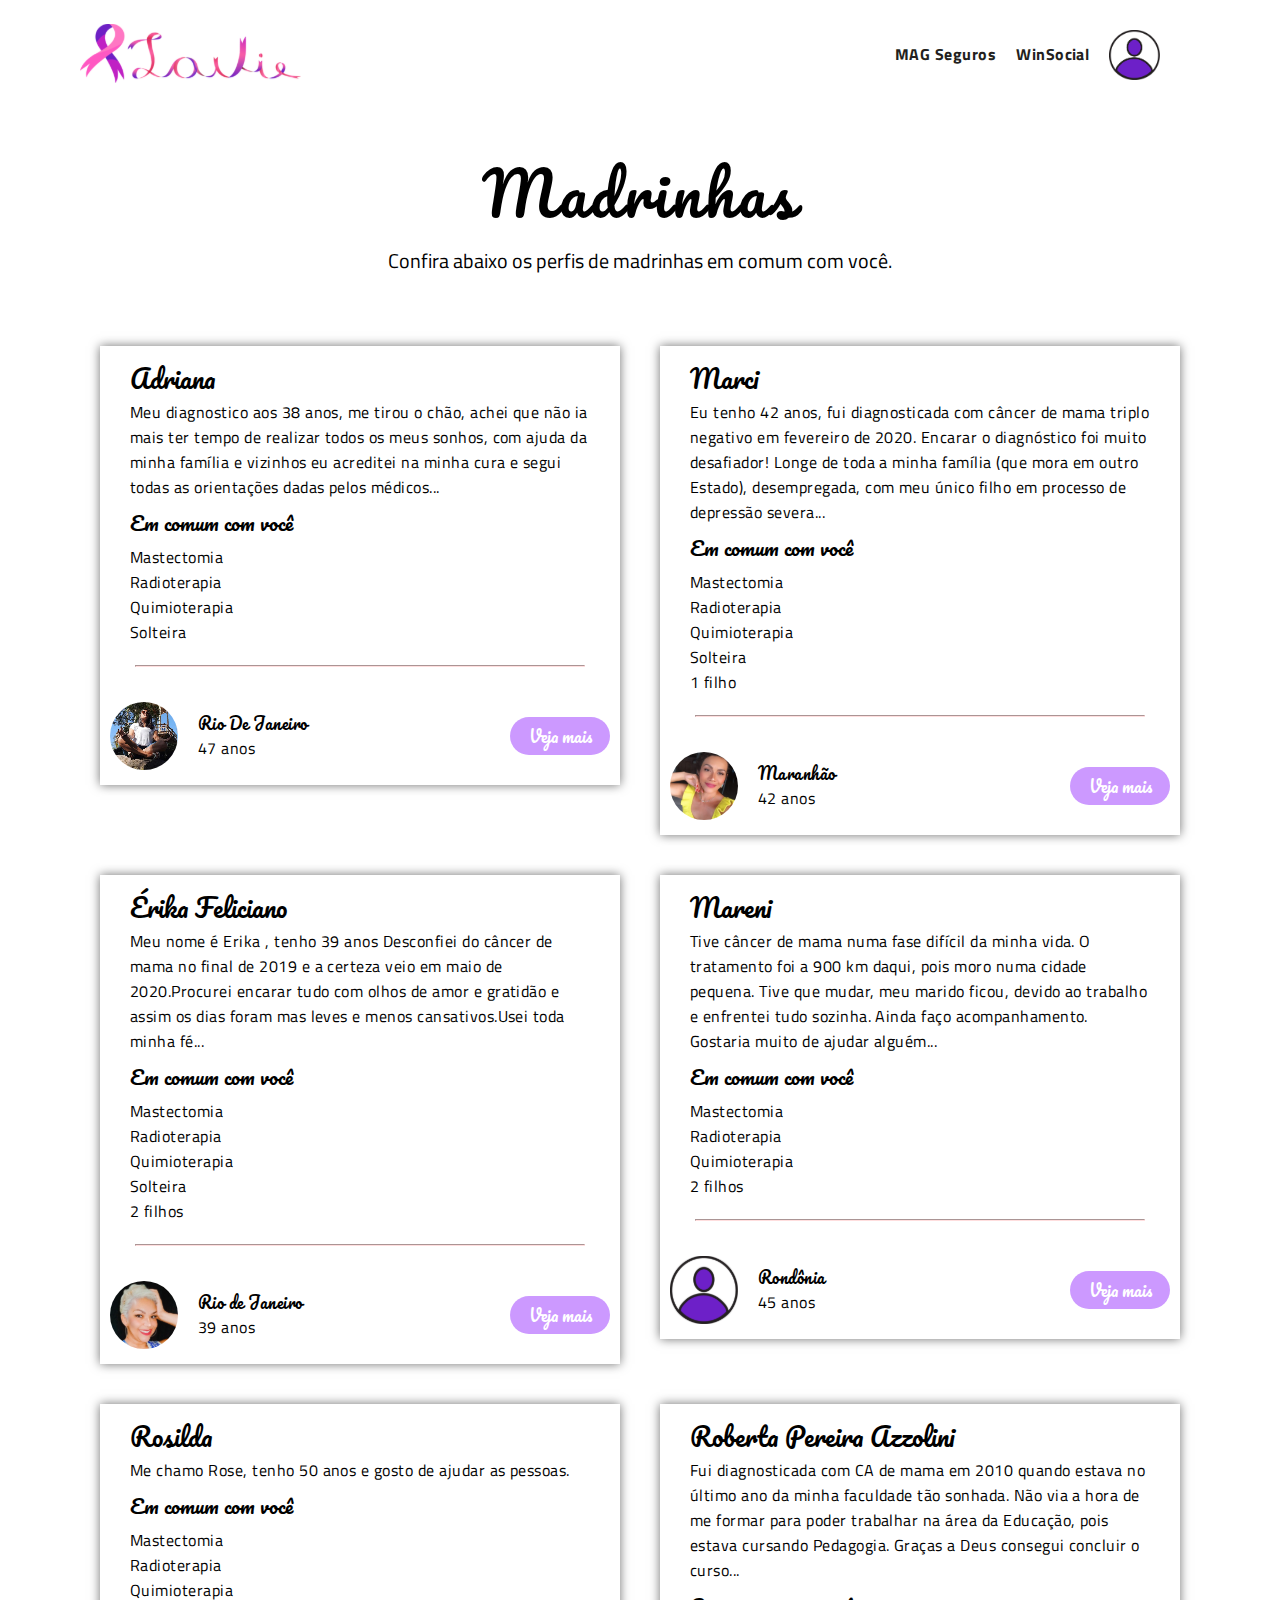
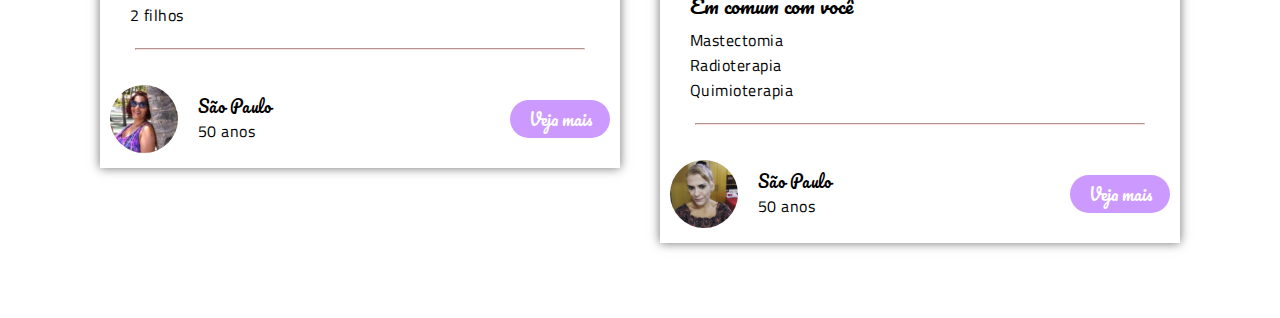
<file: index.html>
<!DOCTYPE html>
<html lang="pt-br">
<head>
    <meta charset="UTF-8">
    <meta http-equiv="X-UA-Compatible" content="IE=edge">
    <meta name="viewport" content="width=device-width, initial-scale=1.0">
    <title>LaVie</title>
    <link rel="shortcut icon" href="img/laço_1.svg" type="image/x-icon">
    <link rel="stylesheet" href="style.css">
    <link rel="preconnect" href="https://fonts.gstatic.com">
    <link href="https://fonts.googleapis.com/css2?family=Pacifico&display=swap" rel="stylesheet">
    <link href="https://fonts.googleapis.com/css2?family=Titillium+Web:wght@700&display=swap" rel="stylesheet">
    <link href="https://fonts.googleapis.com/css2?family=Titillium+Web:wght@700&display=swap" rel="stylesheet">
    <link href="https://fonts.googleapis.com/css2?family=Titillium+Web:wght@300&display=swap" rel="stylesheet"> 
</head>
<body>
    <header id="header">
        <div>
            <a href="index.html"><img src="img/logo.svg" alt="Logo LiVie"></a>
        </div>
        <div id="lista-header">
            <ul>
                <a href="https://mag.com.br/"><li>MAG Seguros</li></a>
                <a href="https://winsocial.com.br/para-voce/"><li>WinSocial</li></a>
               <a href=""><li><img src="img/Asset 11.svg" alt="Usuário"></li></a>
            </ul>
        </div>
    </header>
    <section id="intro">
        <h1>Madrinhas </h1>
        <p>Confira abaixo os perfis de madrinhas em comum com você.</p>
    </section>
    <section id="cards">
        <div class="texto-card">
            <h2>Adriana</h2>
            <p>Meu diagnostico aos 38 anos, me tirou o chão, achei que não ia mais ter tempo
                de realizar todos os meus sonhos, com ajuda da minha família e vizinhos eu
                acreditei na minha cura e segui todas as orientações dadas pelos médicos... </p>
            <h3>Em comum com você</h3>
            <ul>
                <li>Mastectomia</li>
                <li>Radioterapia</li>
                <li>Quimioterapia</li>
                <li>Solteira</li>
            </ul>
            <hr>
            <div class="informacoes">
                <div class="info">
                    <img src="img/Adriana.svg" alt="Marinete">
                    <ul>
                        <li>Rio De Janeiro</li>
                        <li>47 anos</li>
                    </ul>
                </div>
                <a href="#">Veja mais</a>
            </div>
        </div>
        <div class="texto-card" >
            <h2>Marci</h2>
            <p>Eu tenho 42 anos, fui diagnosticada com câncer de mama triplo negativo em fevereiro de
                2020. Encarar o diagnóstico foi muito desafiador! Longe de toda a minha família
                (que mora em outro Estado), desempregada, com meu único filho em processo de depressão severa...</p>
            <h3>Em comum com você</h3>
            <ul>
                <li>Mastectomia</li>
                <li>Radioterapia</li>
                <li>Quimioterapia</li>
                <li>Solteira</li>
                <li>1 filho</li>
            </ul>
            <hr class="hrnosso">
            <div class="informacoes">
                <div class="info">
                    <img src="img/marci.svg" alt="Marinete">
                    <ul>
                        <li>Maranhão</li>
                        <li>42 anos</li>
                    </ul>
                </div>
                <a href="#">Veja mais</a>
            </div>
        </div>
        
        <div class="texto-card" >
            <h2>Érika Feliciano</h2>
            <p>Meu nome é Erika , tenho 39 anos Desconfiei do  câncer de mama no final de 2019
                e a certeza veio em maio de 2020.Procurei encarar tudo com olhos de amor e 
                gratidão e assim os dias foram mas leves e menos cansativos.Usei toda minha fé... 
            </p>
            <h3>Em comum com você</h3>
            <ul>
                <li>Mastectomia</li>
                <li>Radioterapia</li>
                <li>Quimioterapia</li>
                <li>Solteira</li>
                <li>2 filhos</li>
            </ul>
            <hr>
            <div class="informacoes">
                <div class="info">
                    <img src="img/erika.svg" alt="Marinete">
                    <ul>
                        <li>Rio de Janeiro</li>
                        <li>39 anos</li>
                    </ul>
                </div>
                <a href="#">Veja mais</a>
            </div>
        </div>  
        <div class="texto-card" >
            <h2>Mareni</h2>
            <p>Tive câncer de mama numa fase difícil da minha vida. O tratamento foi a 900 km daqui,
                pois moro numa cidade pequena. Tive que mudar, meu marido ficou, devido ao trabalho e
                enfrentei tudo sozinha. Ainda faço acompanhamento. Gostaria muito de ajudar alguém...
            </p>
            <h3>Em comum com você</h3>
            <ul>
                <li>Mastectomia</li>
                <li>Radioterapia</li>
                <li>Quimioterapia</li>
                <li>2 filhos</li>
            </ul>
            <hr>
            <div class="informacoes">
                <div class="info">
                    <img src="img/anonimo.svg" alt="Marinete">
                    <ul>
                        <li>Rondônia </li>
                        <li>45 anos</li>
                    </ul>
                </div>
                <a href="#">Veja mais</a>
            </div>
        </div>  
        <div class="texto-card" >
            <h2>Rosilda</h2>
            <p>Me chamo Rose, tenho 50 anos e gosto de ajudar as pessoas. 
            </p>
            <h3>Em comum com você</h3>
            <ul>
                <li>Mastectomia</li>
                <li>Radioterapia</li>
                <li>Quimioterapia</li>
                <li>2 filhos</li>
            </ul>
            <hr>
            <div class="informacoes">
                <div class="info">
                    <img src="img/rosilda.svg" alt="Marinete">
                    <ul>
                        <li>São Paulo</li>
                        <li>50 anos</li>
                    </ul>
                </div>
                <a href="#">Veja mais</a>
            </div>
        </div> 
        <div class="texto-card" >
            <h2>Roberta Pereira Azzolini</h2>
            <p>Fui diagnosticada com CA de mama em 2010 quando estava no último ano da  minha
                faculdade tão sonhada. Não via a hora de me formar para poder trabalhar na área
                da Educação, pois estava cursando Pedagogia. Graças a Deus consegui concluir o curso... 
            </p>
            <h3>Em comum com você</h3>
            <ul>
                <li>Mastectomia</li>
                <li>Radioterapia</li>
                <li>Quimioterapia</li>
            </ul>
            <hr>
            <div class="informacoes">
                <div class="info">
                    <img src="img/roberta.svg" alt="Marinete">
                    <ul>
                        <li>São Paulo</li>
                        <li>50 anos</li>
                    </ul>
                </div>
                <a href="#">Veja mais</a>
            </div>
        </div>  
        
    </section>
    <div class="modal-overlay">
        <div class="modal">
            <div class="exit">
                <img src="img/Icon.svg" alt="Sair" onclick="sairModal()">
             </div>
            <div class="info modal-ul">
                <img src="img/Adriana.svg" alt="Marinete">
                <ul>
                    <li>Adriana</li>
                    <li>47 anos</li>
                </ul>
             </div>
             
             <div class="modal-info">
                 <p>Meu diagnostico aos 38 anos, me tirou o chão, achei que não ia mais ter tempo de realizar todos os meus sonhos, com ajuda da minha família e vizinhos eu acreditei na minha cura e segui todas as orientações dadas pelos médicos. Venci e fui curada, foi difícil mais eu superei e hoje posso te dizer que você também vai vencer e descobrir um mundo muito mais leve e dar continuidade em seus sonhos. </p>
                 <h3>Em comum com você</h3>
                 <ul>
                    <li>Mastectomia</li>
                    <li>Radioterapia</li>
                    <li>Quimioterapia</li>
                    <li>Solteira</li>
                 </ul>
             </div>
             <div class="btn">
                <a href="Marinete.html">Criar Laços </a>
                <img src="img/laço_1.svg" alt="Imagem laço">
             </div>
        </div>
    </div>
    <div class="modal-overlay">
        <div class="modal">
            <div class="exit">
                <img src="img/Icon.svg" alt="Sair" onclick="sairModal()">
             </div>
            <div class="info modal-ul">
                <img src="img/marci.svg" alt="Marinete">
                <ul>
                    <li>Marci</li>
                    <li>42 anos</li>
                </ul>
             </div>
             
             <div class="modal-info">
                 <p>Eu tenho 42 anos, fui diagnosticada com câncer de mama triplo negativo em fevereiro de 2020. Encarar o diagnóstico foi muito desafiador! Longe de toda a minha família (que mora em outro Estado), desempregada, com meu único filho em processo de depressão severa, abandonada pelo meu companheiro tão logo meus cabelos caíram...tinha tudo para dar errado, se não fosse por um detalhe, Deus já havia preparado a minha vitória! E aquilo que parecia ter vindo para o meu fim, foi um lindo recomeço!! Passei pela metamorfose!!! Virei uma linda borboleta azul, e no meu jardim, todo dia pousa uma borboleta com asas quebradas, e assim como Deus cuidou de mim, eu acolho e ensino umas a  cuidarem  das outras, numa forma constante de exercitarmos a gratidão!!!
                </p>
                 <h3>Em comum com você</h3>
                 <ul>
                    <li>Mastectomia</li>
                    <li>Radioterapia</li>
                    <li>Quimioterapia</li>
                    <li>Solteira</li>
                    <li>1 filho</li>
                 </ul>
             </div>
             <div class="btn">
                <a href="sofia.html">Criar Laços </a>
                <img src="img/laço_1.svg" alt="Imagem laço">
             </div>
        </div>
    </div>
    
    <div class="modal-overlay">
        <div class="modal">
            <div class="exit">
                <img src="img/Icon.svg" alt="Sair" onclick="sairModal()">
             </div>
            <div class="info modal-ul">
                <img src="img/erika.svg" alt="Marinete">
                <ul>
                    <li>Érika Feliciano</li>
                    <li>39 anos</li>
                </ul>
             </div>
             
             <div class="modal-info">
                 <p>Meu nome é Erika , tenho 39 anos Desconfiei do câncer de mama no final de 2019 e a certeza veio em maio de 2020. Procurei encarar tudo com olhos de amor e gratidão e assim os dias foram mas leves e menos cansativos . Usei toda minha fé em Deus e segui adiante ,certa que seria vencedora . Hoje faço hormonioterapia e ainda sinto alguns efeitos do tratamento mas nada que eu não consiga transformar em gratidão por estar viva . O câncer não foi meu amigo , mas foi um grande professor.
                </p>
                 <h3>Em comum com você</h3>
                 <ul>
                    <li>Mastectomia</li>
                    <li>Radioterapia</li>
                    <li>Quimioterapia</li>
                    <li>Solteira</li>
                    <li>2 filhos</li>
                 </ul>
             </div>
             <div class="btn">
                <a href="erika.html">Criar Laços </a>
                <img src="img/laço_1.svg" alt="Imagem laço">
             </div>
        </div>
    </div>
    <div class="modal-overlay">
        <div class="modal">
            <div class="exit">
                <img src="img/Icon.svg" alt="Sair" onclick="sairModal()">
             </div>
            <div class="info modal-ul">
                <img src="img/anonimo.svg" alt="Marinete">
                <ul>
                    <li>Mareni</li>
                    <li>45 anos</li>
                </ul>
             </div>
             
             <div class="modal-info">
                 <p>Tive câncer de mama numa fase difícil da minha vida. O tratamento foi a 900 km daqui, pois moro numa cidade pequena. Tive que mudar, meu marido ficou, devido ao trabalho e enfrentei tudo sozinha. Ainda faço acompanhamento. Gostaria muito de ajudar alguém, se possível for.
                </p>
                 <h3>Em comum com você</h3>
                 <ul>
                    <li>Mastectomia</li>
                    <li>Radioterapia</li>
                    <li>Quimioterapia</li>
                    <li>2 filhos</li>
                 </ul>
             </div>
             <div class="btn">
                <a href="mareni.html">Criar Laços </a>
                <img src="img/laço_1.svg" alt="Imagem laço">
             </div>
        </div>
    </div>
    <div class="modal-overlay">
        <div class="modal">
            <div class="exit">
                <img src="img/Icon.svg" alt="Sair" onclick="sairModal()">
             </div>
            <div class="info modal-ul">
                <img src="img/rosilda.svg" alt="Marinete">
                <ul>
                    <li>Rosilda</li>
                    <li>50 anos</li>
                </ul>
             </div>
             
             <div class="modal-info">
                 <p>Me chamo Rose, tenho 50 anos e gosto de ajudar as pessoas. 
                </p>
                 <h3>Em comum com você</h3>
                 <ul>
                    <li>Mastectomia</li>
                    <li>Radioterapia</li>
                    <li>Quimioterapia</li>
                    <li>2 filhos</li>
                 </ul>
             </div>
             <div class="btn">
                <a href="rosilda.html">Criar Laços </a>
                <img src="img/laço_1.svg" alt="Imagem laço">
             </div>
        </div>
    </div>
    <div class="modal-overlay">
        <div class="modal">
            <div class="exit">
                <img src="img/Icon.svg" alt="Sair" onclick="sairModal()">
             </div>
            <div class="info modal-ul">
                <img src="img/roberta.svg" alt="Marinete">
                <ul>
                    <li>Roberta Pereira Azzolini</li>
                    <li>50 anos</li>
                </ul>
             </div>
             
             <div class="modal-info">
                 <p>Fui diagnosticada com CA de mama em 2010 quando estava no último ano da minha faculdade tão sonhada. Não via a hora de me formar para poder trabalhar na área da Educação, pois estava cursando Pedagogia. Graças a Deus consegui concluir o curso, foi uma batalha em meio a cirurgia, quimioterapia. Eu passava muito mal com os efeitos da quimioterapia. Porém, venci. Enfim, a história é longa, mais eu venci graças a Deus! 🙏 
                </p>
                 <h3>Em comum com você</h3>
                 <ul>
                    <li>Mastectomia</li>
                    <li>Radioterapia</li>
                    <li>Quimioterapia</li>
                 </ul>
             </div>
             <div class="btn">
                <a href="roberta.html">Criar Laços </a>
                <img src="img/laço_1.svg" alt="Imagem laço">
             </div>
        </div>
    </div>
    <script src="script.js"></script>
    <br><br><br><br><br>
</body>

</html>
</file>
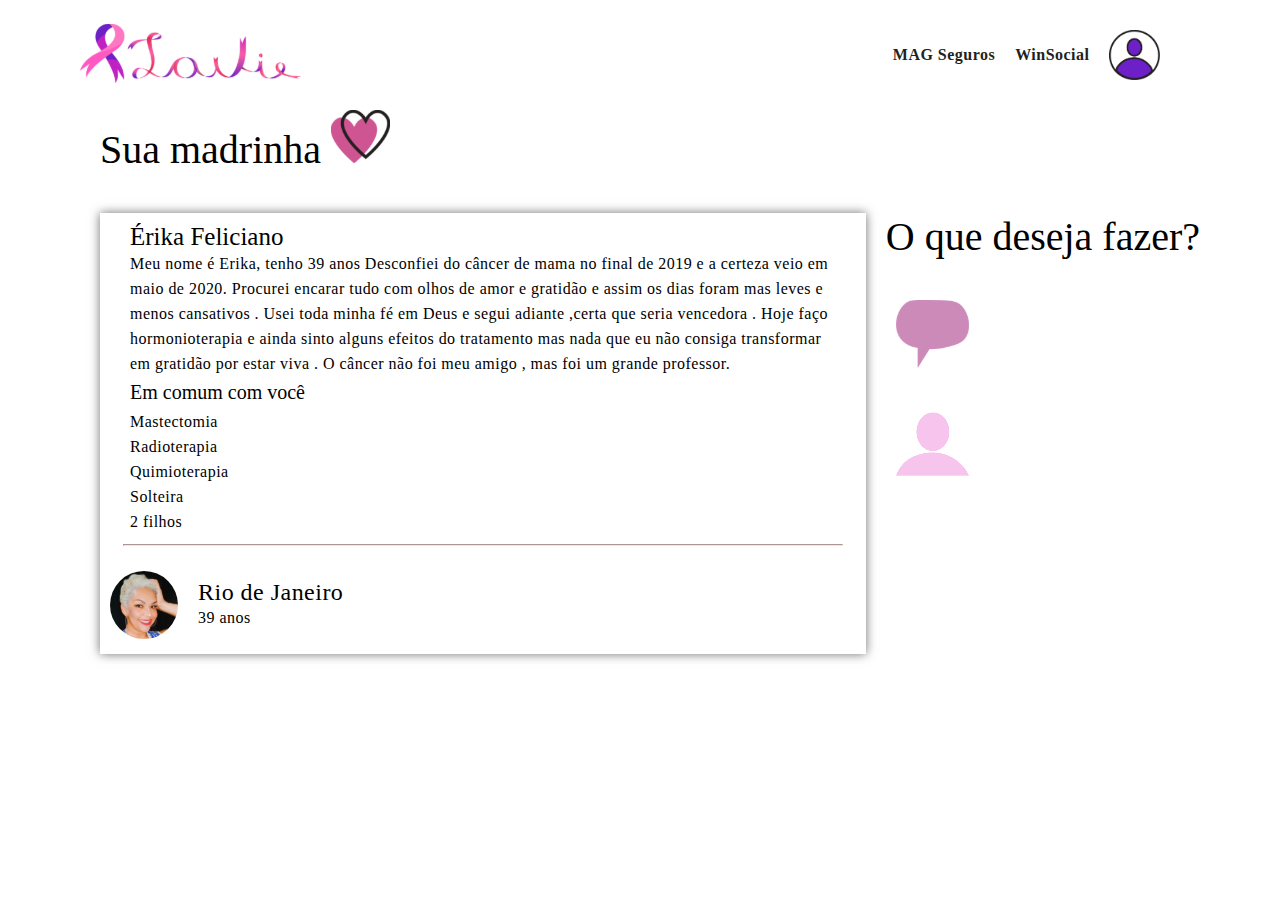
<file: erika.html>
<!DOCTYPE html>
<html lang="pt-br">
<head>
    <meta charset="UTF-8">
    <meta http-equiv="X-UA-Compatible" content="IE=edge">
    <meta name="viewport" content="width=device-width, initial-scale=1.0">
    <title>Madrinha</title>
    <link rel="shortcut icon" href="img/laço_1.svg" type="image/x-icon">
    <link rel="stylesheet" href="style.css">
    <link rel="stylesheet" href="marinete.css">
</head>
<body>
    <header id="header">
        <div>
            <a href="index.html"><img src="img/logo.svg" alt="Logo LiVie"></a>
        </div>
        <div id="lista-header">
            <ul>
                <a href=""><li>MAG Seguros</li></a>
                <a href=""><li>WinSocial</li></a>
               <a href=""><li><img src="img/Asset 11.svg" alt="Usuário"></li></a>
            </ul>
        </div>
    </header>
    <h1 class="madrinha">Sua madrinha <img src="img/Asset 1.svg" alt=""></h1>
    <section id="container">
        <div class="texto-card" >
            <h2>Érika Feliciano</h2>
            <p>Meu nome é Erika, tenho 39 anos Desconfiei do câncer de mama no final de 2019 e a certeza veio em maio de 2020. Procurei encarar tudo com olhos de amor e gratidão e assim os dias foram mas leves e menos cansativos . Usei toda minha fé em Deus e segui adiante ,certa que seria vencedora . Hoje faço hormonioterapia e ainda sinto alguns efeitos do tratamento mas nada que eu não consiga transformar em gratidão por estar viva . O câncer não foi meu amigo , mas foi um grande professor.</p>
            <h3>Em comum com você</h3>
            <ul>
                <li>Mastectomia</li>
                <li>Radioterapia</li>
                <li>Quimioterapia</li>
                <li>Solteira</li>
                <li>2 filhos</li>
            </ul>
            <hr>
            <div class="informacoes">
                <div class="info">
                    <img src="img/erika.svg" alt="Marinete">
                    <ul>
                        <li>Rio de Janeiro</li>
                        <li>39 anos</li>
                    </ul>
                </div>
            </div>
        </div>
    
        <div id="imagens">
            <h1>O que deseja fazer?</h1>
            <img src="img/Asset 2.svg" id="img01" alt="Chat" onmousemove="entrouMouse()" onmouseout="saiuMouse()">
            <p id="p01"></p>
            <img src="img/Asset 3.svg" id="img02" alt="Madrinha" onmousemove="entrouMouse01()" onmouseout="saiuMouse01()">
            <p id="p02"></p>
        </div>
    </section>
    <script src="script.js"></script>
    <br>
</html>
</file>
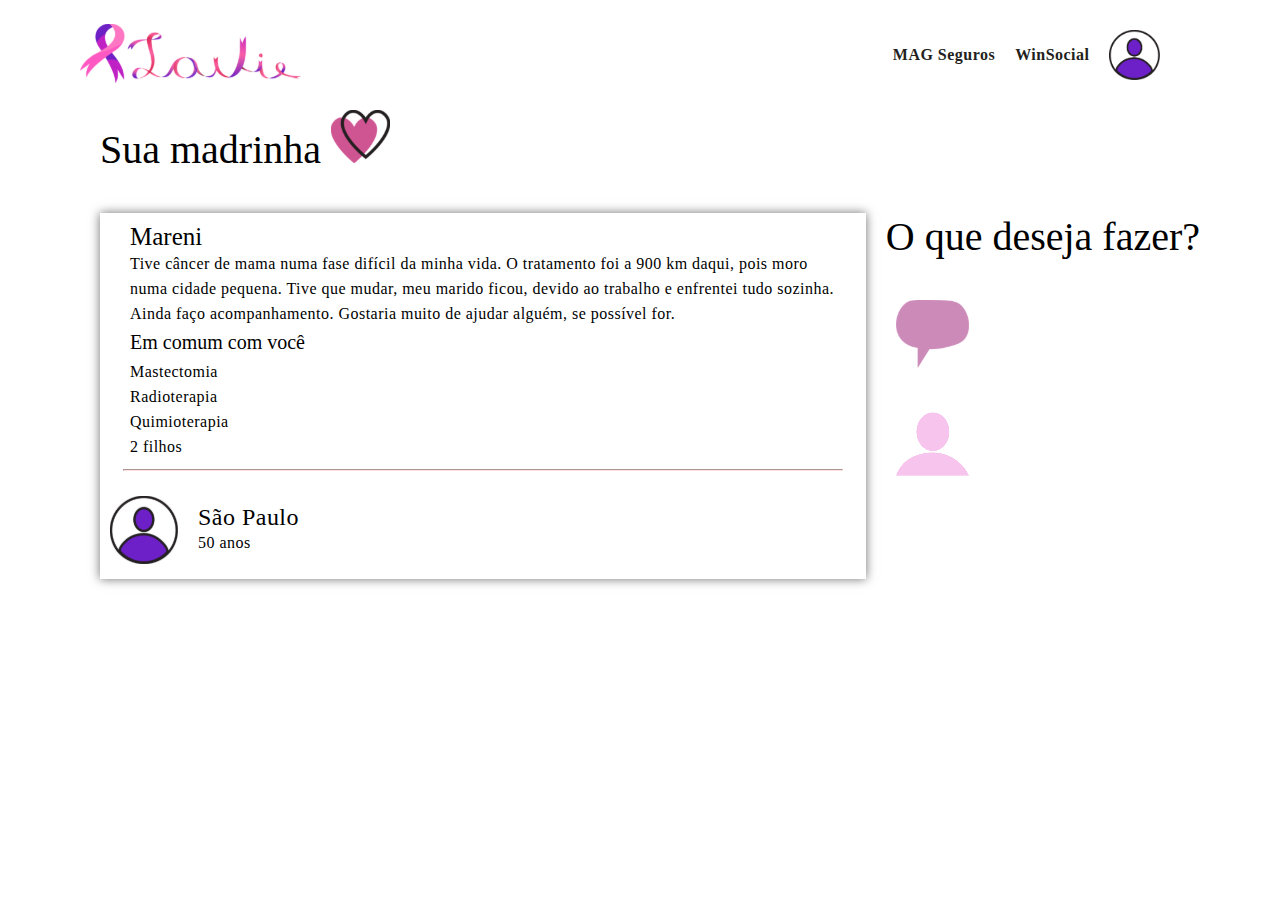
<file: mareni.html>
<!DOCTYPE html>
<html lang="pt-br">
<head>
    <meta charset="UTF-8">
    <meta http-equiv="X-UA-Compatible" content="IE=edge">
    <meta name="viewport" content="width=device-width, initial-scale=1.0">
    <title>Madrinha</title>
    <link rel="shortcut icon" href="img/laço_1.svg" type="image/x-icon">
    <link rel="stylesheet" href="style.css">
    <link rel="stylesheet" href="marinete.css">
</head>
<body>
    <header id="header">
        <div>
            <a href="index.html"><img src="img/logo.svg" alt="Logo LiVie"></a>
        </div>
        <div id="lista-header">
            <ul>
                <a href=""><li>MAG Seguros</li></a>
                <a href=""><li>WinSocial</li></a>
               <a href=""><li><img src="img/Asset 11.svg" alt="Usuário"></li></a>
            </ul>
        </div>
    </header>
    <h1 class="madrinha">Sua madrinha <img src="img/Asset 1.svg" alt=""></h1>
    <section id="container">
        <div class="texto-card" >
            <h2>Mareni</h2>
            <p>Tive câncer de mama numa fase difícil da minha vida. O tratamento foi a 900 km daqui, pois moro numa cidade pequena. Tive que mudar, meu marido ficou, devido ao trabalho e enfrentei tudo sozinha. Ainda faço acompanhamento. Gostaria muito de ajudar alguém, se possível for.</p>
            <h3>Em comum com você</h3>
            <ul>
                <li>Mastectomia</li>
                <li>Radioterapia</li>
                <li>Quimioterapia</li>
                <li>2 filhos</li>
            </ul>
            <hr>
            <div class="informacoes">
                <div class="info">
                    <img src="img/anonimo.svg" alt="Marinete">
                    <ul>
                        <li>São Paulo</li>
                        <li>50 anos</li>
                    </ul>
                </div>
            </div>
        </div>
    
        <div id="imagens">
            <h1>O que deseja fazer?</h1>
            <img src="img/Asset 2.svg" id="img01" alt="Chat" onmousemove="entrouMouse()" onmouseout="saiuMouse()">
            <p id="p01"></p>
            <img src="img/Asset 3.svg" id="img02" alt="Madrinha" onmousemove="entrouMouse01()" onmouseout="saiuMouse01()">
            <p id="p02"></p>
        </div>
    </section>
    <script src="script.js"></script>
    <br>
</html>
</file>
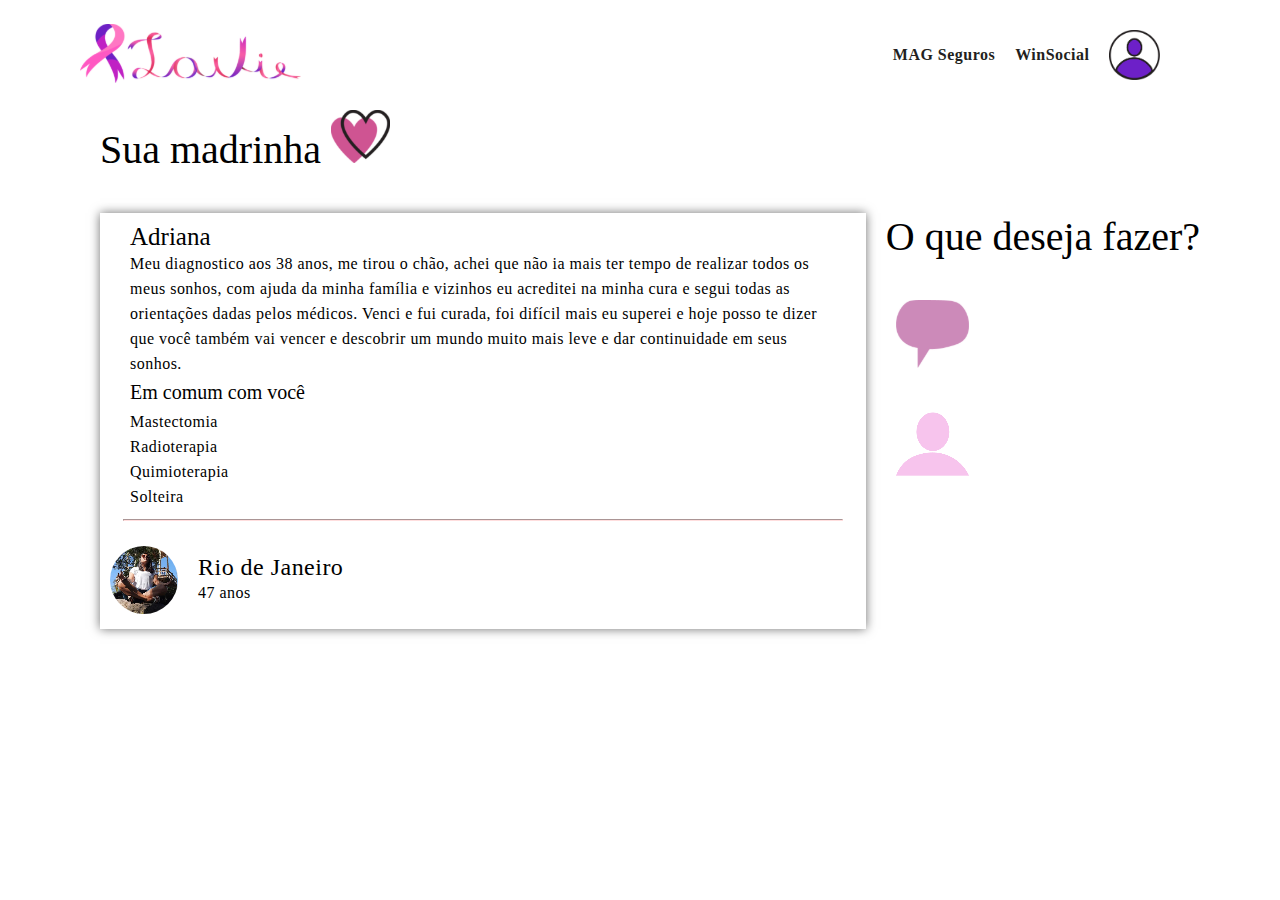
<file: Marinete.html>
<!DOCTYPE html>
<html lang="pt-br">
<head>
    <meta charset="UTF-8">
    <meta http-equiv="X-UA-Compatible" content="IE=edge">
    <meta name="viewport" content="width=device-width, initial-scale=1.0">
    <title>Madrinha</title>
    <link rel="shortcut icon" href="img/laço_1.svg" type="image/x-icon">
    <link rel="stylesheet" href="style.css">
    <link rel="stylesheet" href="marinete.css">
</head>
<body>
    <header id="header">
        <div>
            <a href="index.html"><img src="img/logo.svg" alt="Logo LiVie"></a>
        </div>
        <div id="lista-header">
            <ul>
                <a href=""><li>MAG Seguros</li></a>
                <a href=""><li>WinSocial</li></a>
               <a href=""><li><img src="img/Asset 11.svg" alt="Usuário"></li></a>
            </ul>
        </div>
    </header>
    <h1 class="madrinha">Sua madrinha <img src="img/Asset 1.svg" alt=""></h1>
    <section id="container">
        <div class="texto-card" >
            <h2>Adriana</h2>
            <p>Meu diagnostico aos 38 anos, me tirou o chão, achei que não ia mais ter tempo de realizar todos os meus sonhos, com ajuda da minha família e vizinhos eu acreditei na minha cura e segui todas as orientações dadas pelos médicos. Venci e fui curada, foi difícil mais eu superei e hoje posso te dizer que você também vai vencer e descobrir um mundo muito mais leve e dar continuidade em seus sonhos.</p>
            <h3>Em comum com você</h3>
            <ul>
                <li>Mastectomia</li>
                <li>Radioterapia</li>
                <li>Quimioterapia</li>
                <li>Solteira</li>
            </ul>
            <hr>
            <div class="informacoes">
                <div class="info">
                    <img src="img/Adriana.svg" alt="Marinete">
                    <ul>
                        <li>Rio de Janeiro</li>
                        <li>47 anos</li>
                    </ul>
                </div>
            </div>
        </div>
    
        <div id="imagens">
            <h1>O que deseja fazer?</h1>
            <img src="img/Asset 2.svg" id="img01" alt="Chat" onmousemove="entrouMouse()" onmouseout="saiuMouse()">
            <p id="p01"></p>
            <img src="img/Asset 3.svg" id="img02" alt="Madrinha" onmousemove="entrouMouse01()" onmouseout="saiuMouse01()">
            <p id="p02"></p>
        </div>
    </section>
    <script src="script.js"></script>
    <br>
</html>
</file>
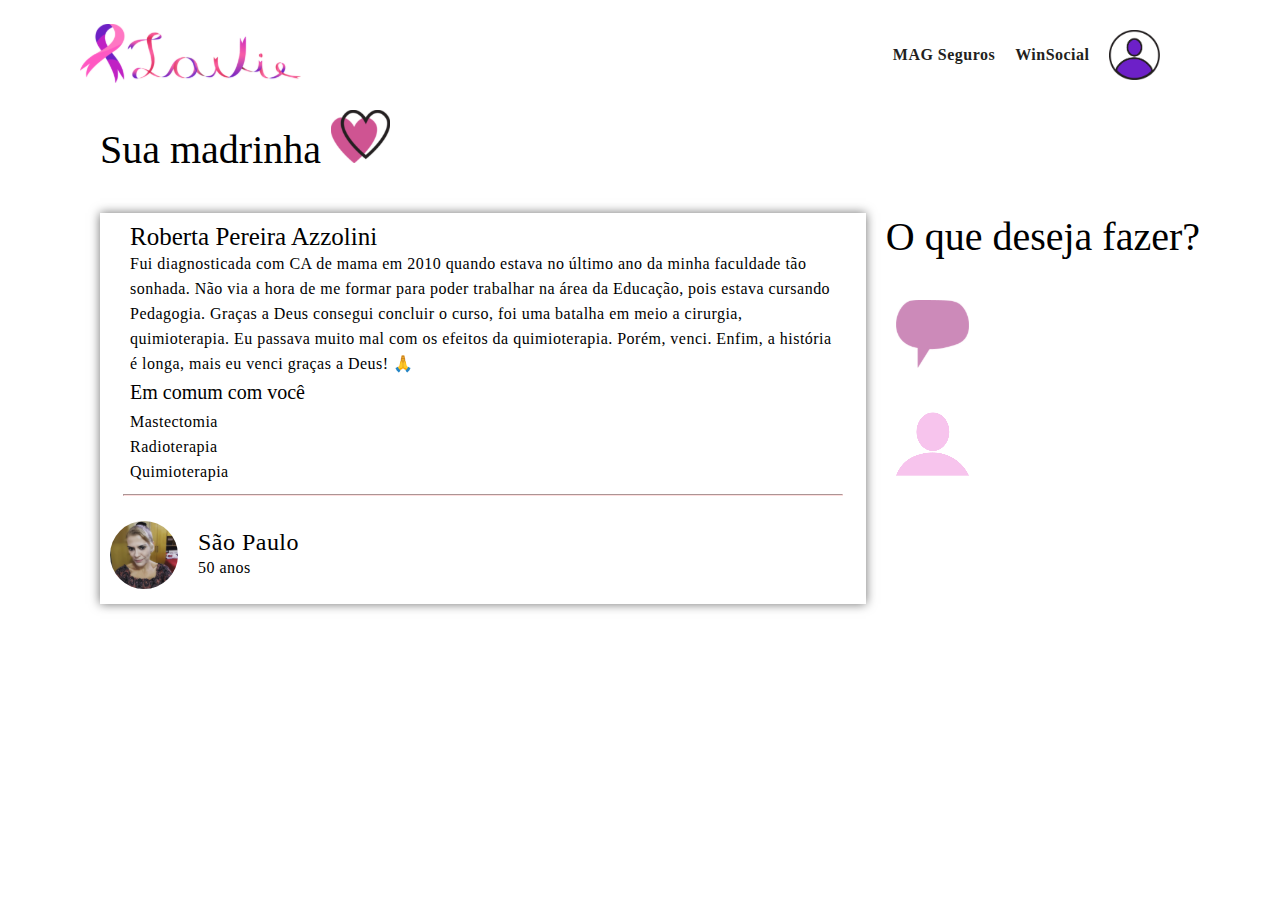
<file: roberta.html>
<!DOCTYPE html>
<html lang="pt-br">
<head>
    <meta charset="UTF-8">
    <meta http-equiv="X-UA-Compatible" content="IE=edge">
    <meta name="viewport" content="width=device-width, initial-scale=1.0">
    <title>Madrinha</title>
    <link rel="shortcut icon" href="img/laço_1.svg" type="image/x-icon">
    <link rel="stylesheet" href="style.css">
    <link rel="stylesheet" href="marinete.css">
</head>
<body>
    <header id="header">
        <div>
            <a href="index.html"><img src="img/logo.svg" alt="Logo LiVie"></a>
        </div>
        <div id="lista-header">
            <ul>
                <a href=""><li>MAG Seguros</li></a>
                <a href=""><li>WinSocial</li></a>
               <a href=""><li><img src="img/Asset 11.svg" alt="Usuário"></li></a>
            </ul>
        </div>
    </header>
    <h1 class="madrinha">Sua madrinha <img src="img/Asset 1.svg" alt=""></h1>
    <section id="container">
        <div class="texto-card" >
            <h2>Roberta Pereira Azzolini</h2>
            <p>Fui diagnosticada com CA de mama em 2010 quando estava no último ano da  minha faculdade tão sonhada. Não via a hora de me formar para poder trabalhar na área da Educação, pois estava cursando Pedagogia. Graças a Deus consegui concluir o curso, foi uma batalha em meio a cirurgia, quimioterapia. Eu passava muito mal com os efeitos da quimioterapia. Porém, venci. Enfim, a história é longa, mais eu venci graças a Deus! 🙏 </p>
            <h3>Em comum com você</h3>
            <ul>
                <li>Mastectomia</li>
                <li>Radioterapia</li>
                <li>Quimioterapia</li>
            </ul>
            <hr>
            <div class="informacoes">
                <div class="info">
                    <img src="img/roberta.svg" alt="Marinete">
                    <ul>
                        <li>São Paulo</li>
                        <li>50 anos</li>
                    </ul>
                </div>
            </div>
        </div>
    
        <div id="imagens">
            <h1>O que deseja fazer?</h1>
            <img src="img/Asset 2.svg" id="img01" alt="Chat" onmousemove="entrouMouse()" onmouseout="saiuMouse()">
            <p id="p01"></p>
            <img src="img/Asset 3.svg" id="img02" alt="Madrinha" onmousemove="entrouMouse01()" onmouseout="saiuMouse01()">
            <p id="p02"></p>
        </div>
    </section>
    <script src="script.js"></script>
    <br>
</html>
</file>
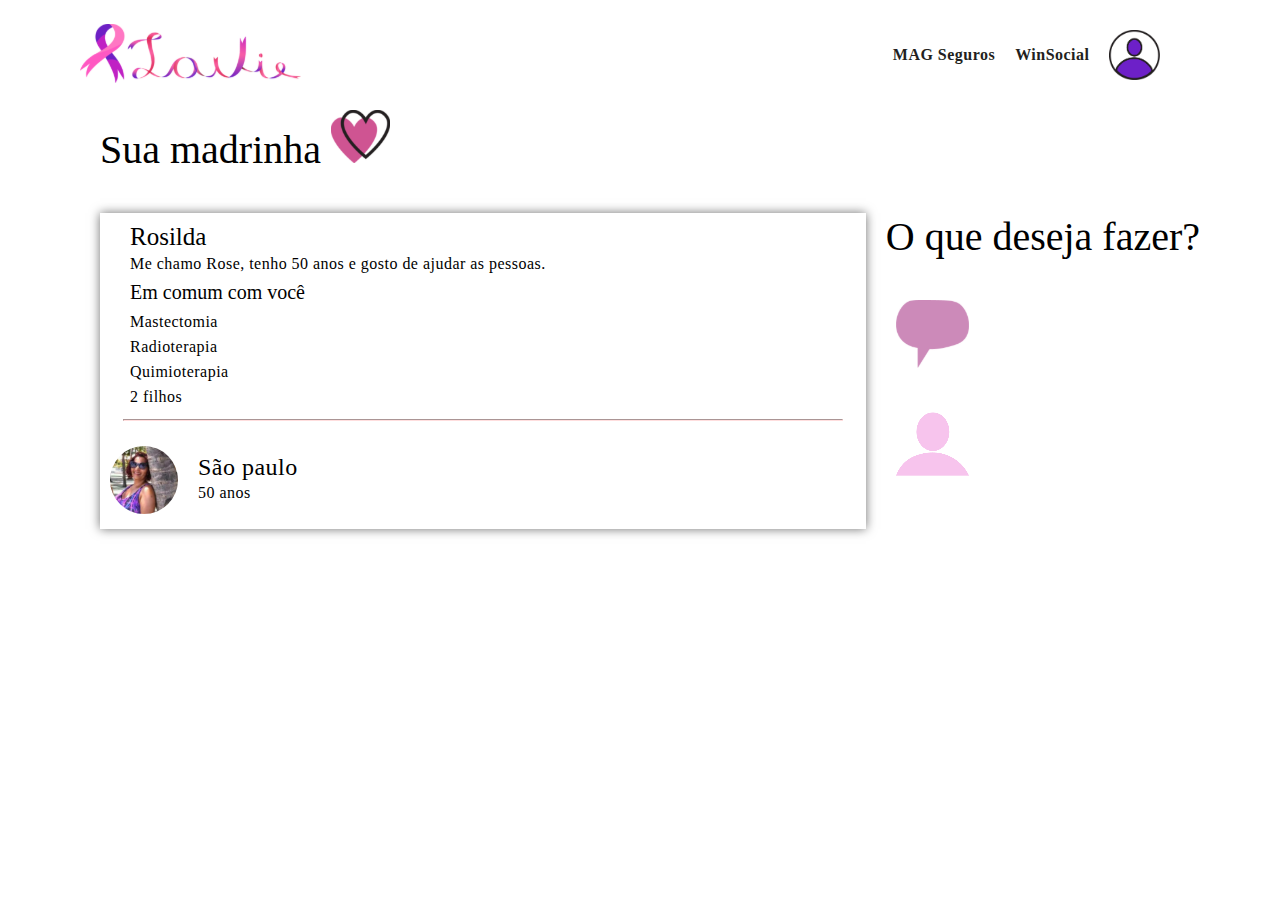
<file: rosilda.html>
<!DOCTYPE html>
<html lang="pt-br">
<head>
    <meta charset="UTF-8">
    <meta http-equiv="X-UA-Compatible" content="IE=edge">
    <meta name="viewport" content="width=device-width, initial-scale=1.0">
    <title>Madrinha</title>
    <link rel="shortcut icon" href="img/laço_1.svg" type="image/x-icon">
    <link rel="stylesheet" href="style.css">
    <link rel="stylesheet" href="marinete.css">
</head>
<body>
    <header id="header">
        <div>
            <a href="index.html"><img src="img/logo.svg" alt="Logo LiVie"></a>
        </div>
        <div id="lista-header">
            <ul>
                <a href=""><li>MAG Seguros</li></a>
                <a href=""><li>WinSocial</li></a>
               <a href=""><li><img src="img/Asset 11.svg" alt="Usuário"></li></a>
            </ul>
        </div>
    </header>
    <h1 class="madrinha">Sua madrinha <img src="img/Asset 1.svg" alt=""></h1>
    <section id="container">
        <div class="texto-card" >
            <h2>Rosilda</h2>
            <p>Me chamo Rose, tenho 50 anos e gosto de ajudar as pessoas.</p>
            <h3>Em comum com você</h3>
            <ul>
                <li>Mastectomia</li>
                <li>Radioterapia</li>
                <li>Quimioterapia</li>
                <li>2 filhos</li>
            </ul>
            <hr>
            <div class="informacoes">
                <div class="info">
                    <img src="img/rosilda.svg" alt="Marinete">
                    <ul>
                        <li>São paulo</li>
                        <li>50 anos</li>
                    </ul>
                </div>
            </div>
        </div>
    
        <div id="imagens">
            <h1>O que deseja fazer?</h1>
            <img src="img/Asset 2.svg" id="img01" alt="Chat" onmousemove="entrouMouse()" onmouseout="saiuMouse()">
            <p id="p01"></p>
            <img src="img/Asset 3.svg" id="img02" alt="Madrinha" onmousemove="entrouMouse01()" onmouseout="saiuMouse01()">
            <p id="p02"></p>
        </div>
    </section>
    <script src="script.js"></script>
    <br>
</html>
</file>
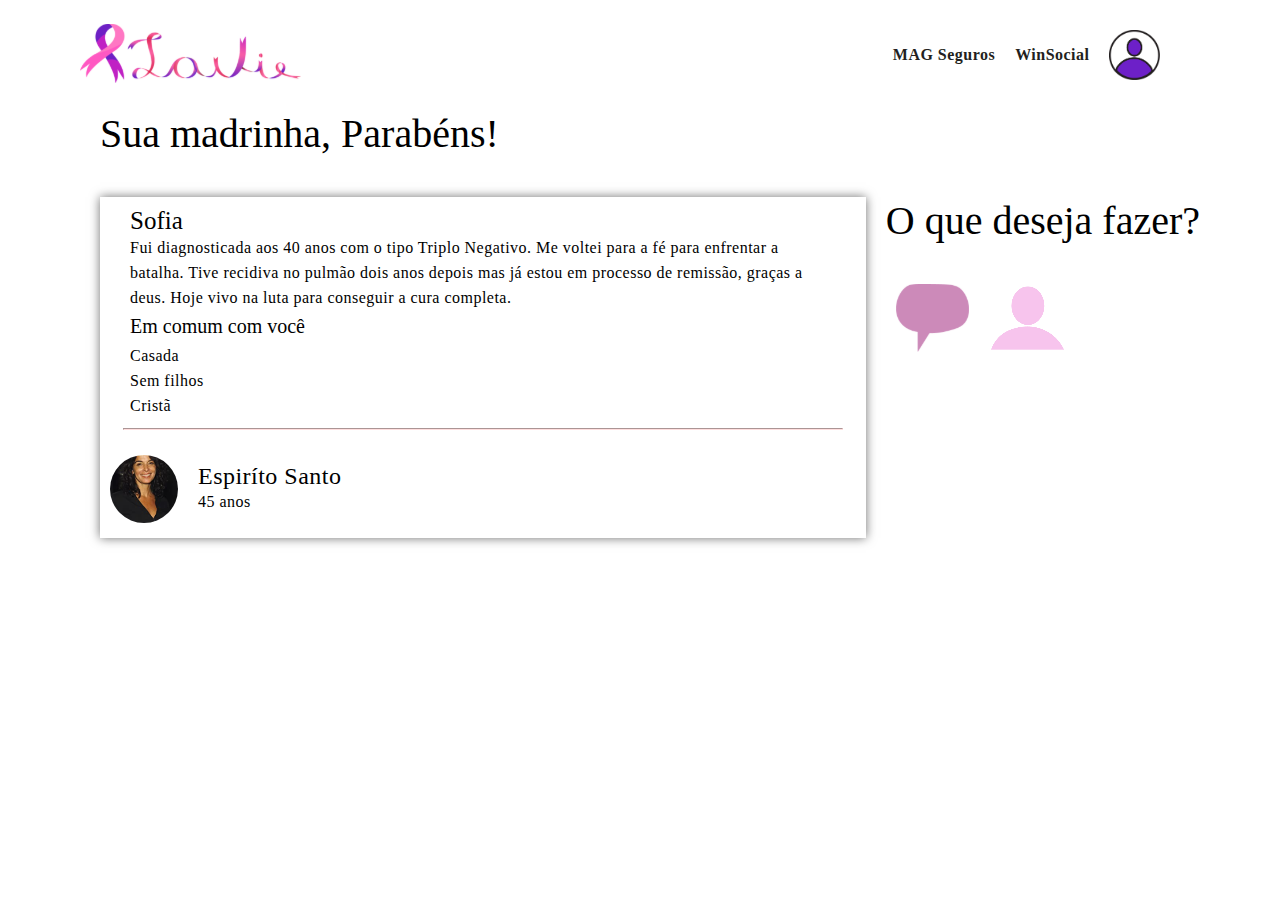
<file: sofia.html>
<!DOCTYPE html>
<html lang="pt-br">
<head>
    <meta charset="UTF-8">
    <meta http-equiv="X-UA-Compatible" content="IE=edge">
    <meta name="viewport" content="width=device-width, initial-scale=1.0">
    <title>Marinete</title>
    <link rel="stylesheet" href="style.css">
    <link rel="stylesheet" href="marinete.css">
</head>
<body>
    <header id="header">
        <div>
            <a href="index.html"><img src="img/logo.svg" alt="Logo LiVie"></a>
        </div>
        <div id="lista-header">
            <ul>
                <a href=""><li>MAG Seguros</li></a>
                <a href=""><li>WinSocial</li></a>
               <a href=""><li><img src="img/Asset 11.svg" alt="Usuário"></li></a>
            </ul>
        </div>
    </header>
    <h1 class="madrinha">Sua madrinha, Parabéns!</h1>
    <section id="container">
        <div class="texto-card" >
            <h2>Sofia</h2>
            <p>Fui diagnosticada aos 40 anos com o tipo Triplo Negativo. Me voltei para a fé para enfrentar a batalha. Tive recidiva no pulmão dois anos depois mas já estou em processo de remissão, graças a deus. Hoje vivo na luta para conseguir a cura completa.</p>
            <h3>Em comum com você</h3>
            <ul>
                <li>Casada</li>
                <li>Sem filhos</li>
                <li>Cristã</li>
            </ul>
            <hr>
            <div class="informacoes">
                <div class="info">
                    <img src="img/Image2.svg" alt="Marinete">
                    <ul>
                        <li>Espiríto Santo</li>
                        <li>45 anos</li>
                    </ul>
                </div>
            </div>
        </div>
    
        <div id="imagens">
            <h1 class="madrinha">O que deseja fazer?</h1>
            <img src="img/Asset 2.svg" alt="Chat">
            <img src="img/Asset 3.svg" alt="Madrinha">
        </div>
    </section>
    <script src="script.js"></script>
    <br>
</html>
</file>
<file: style.css>
html,
body,
p,
ol,
ul,
li,
dl,
dt,
dd,
blockquote,
figure,
fieldset,
legend,
textarea,
pre,
iframe,
hr,
h1,
h2,
h3,
h4,
h5,
h6 {
  margin: 0;
  padding: 0;
}
a {
  text-decoration: none;
}
body {
  font-size: 10px;
}

h1,
h2,
h3,
h4,
h5,
h6 {
  font-size: 100%;
  font-weight: normal;
}

ul {
  list-style: none;
}

button,
input,
select {
  margin: 0;
}

html {
  box-sizing: border-box;
}

*,
*::before,
*::after {
  box-sizing: inherit;
}

img,
video {
  height: auto;
  max-width: 100%;
}

iframe {
  border: 0;
}

table {
  border-collapse: collapse;
  border-spacing: 0;
}

td,
th {
  padding: 0;
}
/** HEADER ======================= **/

#header {
  max-width: 1120px;
  margin: 0 auto;
  display: flex;
  justify-content: space-between;
  align-items: center;
  margin-top: 20px;
}
#lista-header ul {
  display: flex;
  align-items: center;
}
#lista-header ul li {
  color: #231f20;
  display: flex;
  align-items: center;
  padding: 10px;
  font-family: titillium Web;
  font-size: 1em;
  font-weight: bold;
}
#lista-header a:nth-child(1):hover::after {
  content: "";
  display: block;
  margin-left: 15px;
  width: 80%;
  height: 3px;
  background: #cc99ff;
}
#lista-header a:nth-child(2):hover::after {
  content: "";
  display: block;
  margin-left: 12px;
  width: 80%;
  height: 3px;
  background: #cc99ff;
}
/** intro =================== **/
#intro {
  margin: 50px 0;
  text-align: center;
}
#intro h1 {
  font-size: 6em;
  font-family: Pacifico;
  letter-spacing: 3px;
}
#intro p {
  font-family: titillium Web;
  font-size: 2em;
  font-weight: 400;
}
/** Card ================= **/
#cards {
  max-width: 1120px;
  display: flex;
  flex-wrap: wrap;
  margin: 0 auto;
  align-items: flex-start;
}
@media (max-width: 920px) {
  #cards {
    flex-wrap: wrap;
  }
}
.texto-card hr {
  margin: 20px auto;
  border-color: #ffdede;
}
.texto-card {
  flex: 1;
  margin: 20px 20px;
  box-shadow: 0 0 1em #707070;
}
@media (max-width: 920px) {
  .texto-card {
    margin: 20px;
  }
}
.texto-card p,
ul {
  font-size: 1.6em;
  font-family: titillium Web;
  line-height: 25px;
  margin: 0 30px;
  letter-spacing: 0.03em;
}
.texto-card h2 {
  margin-top: 10px;
  font-size: 2.5em;
  font-family: Pacifico;
  margin-left: 30px;
}
.texto-card h3 {
  font-size: 2em;
  margin: 5px 0;
  font-family: Pacifico;
  margin-left: 30px;
}
.texto-card hr {
  width: 450px;
}
.info {
  display: flex;
  align-items: center;
  margin: 15px 0 15px 10px;
}
.info ul {
  margin-left: 20px;
}
.informacoes a {
  font-family: Pacifico;
  font-size: 1.6em;
  max-width: 150px;
  background: #cc99ff;
  color: #fff;
  border-radius: 25px;
  padding: 5px 7px;
  margin-right: 10px;
  width: 100px;
  text-align: center;
}
.informacoes li:first-child {
  font-family: Pacifico;
  max-width: 200px;
  font-size: 1em;
}
.informacoes a:hover {
  background: #6d0dcc;
}
.informacoes {
  display: flex;
  justify-content: space-between;
  align-items: center;
}

/* MODAL =================== */
.modal-overlay,
.modal-overlay1,
.modal-overlay2 {
  width: 100%;
  height: 100%;
  background-color: rgba(178, 98, 178, 50%);
  position: fixed;
  top: 0;
  display: flex;
  align-items: center;
  justify-content: center;
  opacity: 0;
  visibility: hidden;
  font-family: titillium Web;
}
.modal-overlay.ativo,
.modal-overlay1.ativo,
.modal-overlay2.ativo {
  visibility: visible;
  opacity: 1;
}
.modal {
  background: #fff;
  padding: 2.4rem;
}
.modal-info h2 {
  font-size: 1.5rem;
  font-family: Pacifico;
}
.modal-info h3 {
  font-size: 1.3rem;
  font-family: Pacifico;
}
.modal-ul {
  display: flex;
  align-items: center;
  margin-bottom: 10px;
}
.modal-ul li:nth-child(1) {
  font-family: pacifico;
  font-size: 1.5em;
}
.modal-info li {
  margin-left: -30px;
}
.modal-info p {
  max-width: 450px;
  font-size: 1rem;
}
.btn {
  margin-top: 20px;
  text-align: center;
}
.btn {
  margin: 0 auto;
  font-family: Pacifico;
  font-size: 2em;
  max-width: 180px;
  background: #cc99ff;
  border-radius: 25px;
  padding: 10px 10px;
  display: flex;
}
.btn img {
  margin-left: 7px;
}
.btn a {
  margin-left: 9px;
  color: #fff;
}
.btn:hover {
  background: #6d0dcc;
}
.exit {
  text-align: right;
}
.exit img {
  cursor: pointer;
}
@media (max-width: 920px) {
  #intro h1 {
    font-family: "Pacifico", cursive;
  }
  .texto-card h2,
  .texto-card h3 {
    font-family: "Pacifico", cursive;
  }
}
#imagens p {
  font-size: 1.8em;
}
</file>
<file: marinete.css>
/* MARINETE =================== */
body {
  max-width: 1120px;
  margin: 0 auto;
}
#container {
  display: flex;
  align-items: flex-start;
}
.texto-card hr {
  width: 720px;
  margin: 10px auto;
}
.madrinha {
  font-size: 4em;
  margin: 20px 0 20px 20px;
  font-family: Pacifico;
}
#imagens h1 {
  font-size: 4em;
  margin: 20px 0 20px 0px;
  font-family: Pacifico;
}
.info ul li:first-child {
  font-size: 1.5em;
}

#imagens img {
  margin: 20px 10px;
}
@media (max-width: 1113px) {
  #container {
    flex-wrap: wrap;
  }
  .texto-card hr {
    width: 390px;
  }
}
</file>
